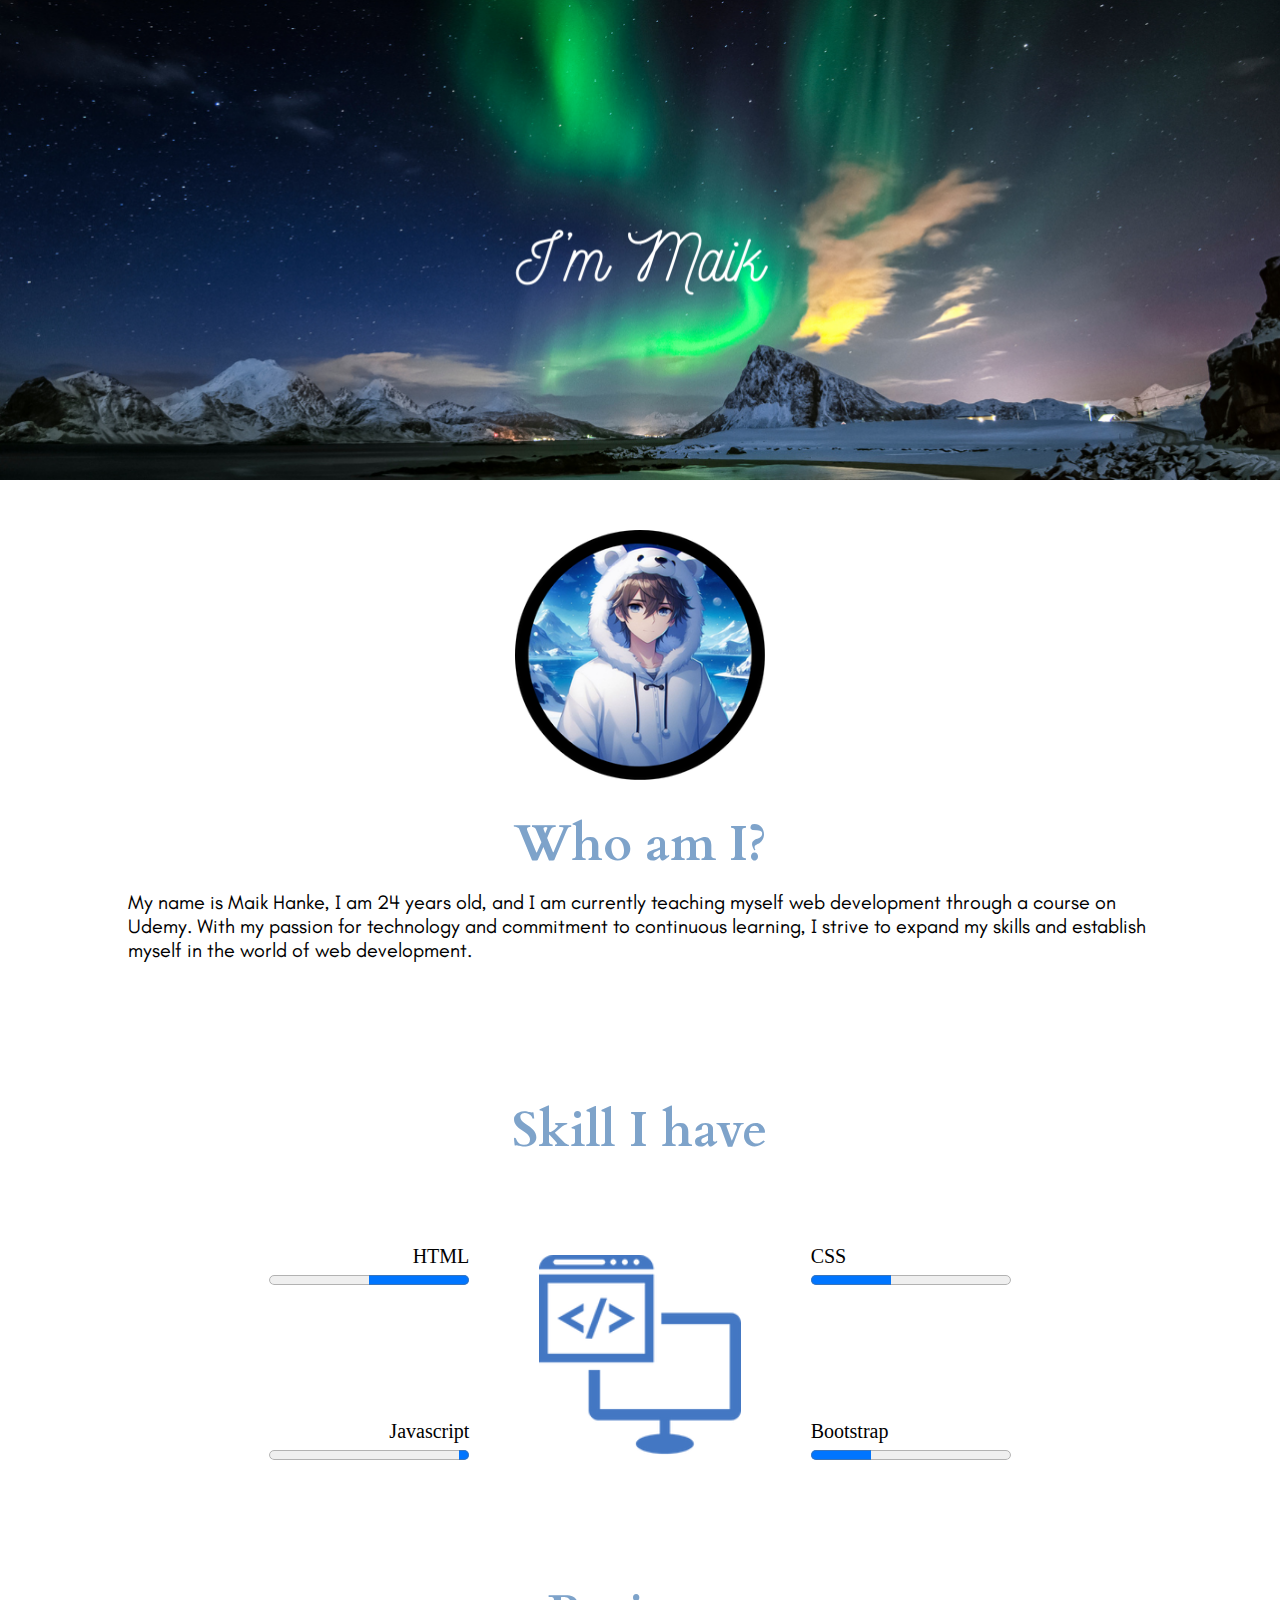
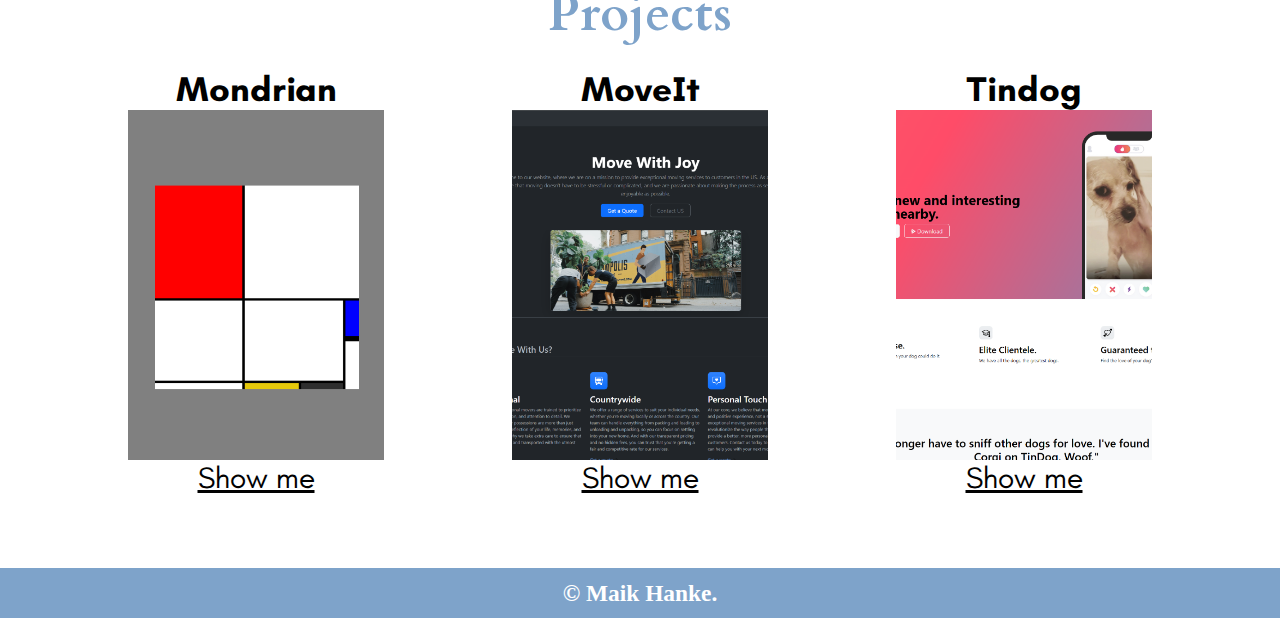
<file: index.html>
<!DOCTYPE html>
<html lang="en">
<head>
    <meta charset="UTF-8">
    <meta name="viewport" content="width=device-width, initial-scale=1.0">
    <title>Maik's Portfolio</title>

    <link rel="stylesheet" href="styles.css" />

    <!-- Fonts -->
    <link rel="preconnect" href="https://fonts.googleapis.com">
    <link rel="preconnect" href="https://fonts.gstatic.com" crossorigin>
    <link href="https://fonts.googleapis.com/css2?family=Cardo:ital,wght@0,400;0,700;1,400&display=swap" rel="stylesheet">

    <link rel="preconnect" href="https://fonts.googleapis.com">
<link rel="preconnect" href="https://fonts.gstatic.com" crossorigin>
<link href="https://fonts.googleapis.com/css2?family=Teachers:ital,wght@0,400..800;1,400..800&display=swap" rel="stylesheet">
</head>
<body>
    <header>
        <img id="img1" src="./Assets/Website design.png" alt="Snowy Landscape" />
    </header>

    <main> 
        <div class="hero container-hero">
            <img id="pb" src="./Assets/pic.png" alt="Picture" />
            <h2 class="wami">Who am I?</h2>
            <div class="text">
                <p class="head-text">My name is Maik Hanke, I am 24 years old, and I am currently teaching myself web development through a course on Udemy. With my passion for technology and commitment to continuous learning, I strive to expand my skills and establish myself in the world of web development. </p>
            </div>
        </div> 
        

        <div class="skills container-skills">
            <h2 class="sih">Skill I have</h2>
            <img class="techpicture" src="./Assets/tech.png" alt="tech picture"/>
            <div class="p-html">
                <div class="html-container">
                    <p class="t-html">HTML</p>
                    <progress id="html" max="100" value="50"></progress>
                </div>  
            </div>
            <div class="p-css">
                <div class="css-container">
                   <p class="t-css">CSS</p>
                    <progress id="css" max="100" value="40"></progress> 
                </div>   
            </div>
            <div class="p-js">
                <div class="js-container">
                    <p class="t-js">Javascript</p>
                    <progress id="javascript" max="100" value="5"></progress>
                </div>  
            </div>
            <div class="p-bootstrap">
                <div class="bootstrap-container">
                    <p class="t-bootstrap">Bootstrap</p>
                    <progress id="bootstrap" max="100" value="30"></progress> 
                </div> 
            </div>
        </div>


        <h2 class="projects">Projects</h2>
        <div class="container-projects">
            <div class="card mondrian">
                <h3>Mondrian</h3>
                <a href="./projects/Mondrian Project/index.html">
                    <img class="img-mondrian" src="./Assets/mondrain.png"/>
                Show me</a>   
            </div>
            <div class="card movieit">
                <h3>MoveIt</h3>
                <a href="./projects/Bootstrap Components/index.html">
                    <img class="img-moveit" src="./Assets/moveit.png" />
                Show me</a>
            </div>
            <div class="card tindog">
                <h3>Tindog</h3>
                <a href="./projects/TinDog Project/index.html">
                    <img class="img-tindog" src="./Assets/tindog.png" />
                Show me</a>    
            </div>
        </div>

    </main>

    <footer>
        <h3>© Maik Hanke.</h3>
    </footer>
</body>
</html>
</file>
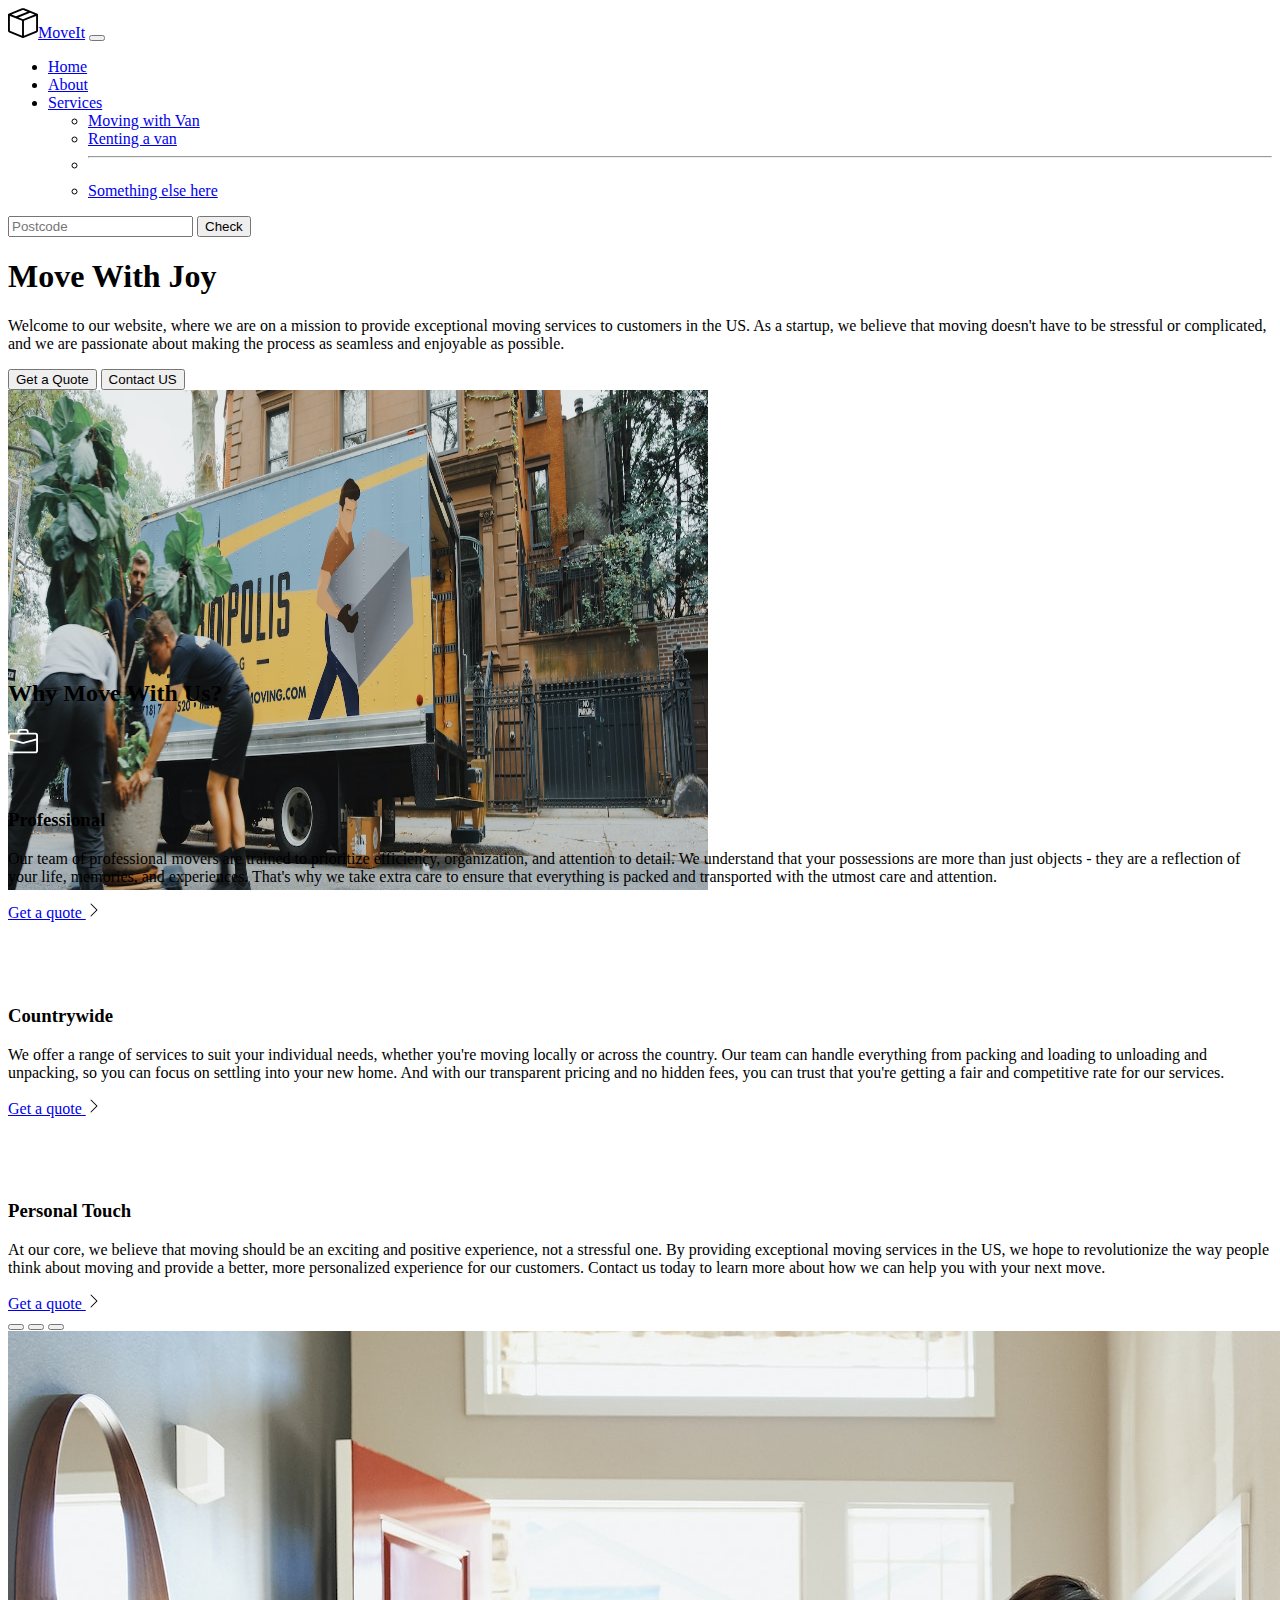
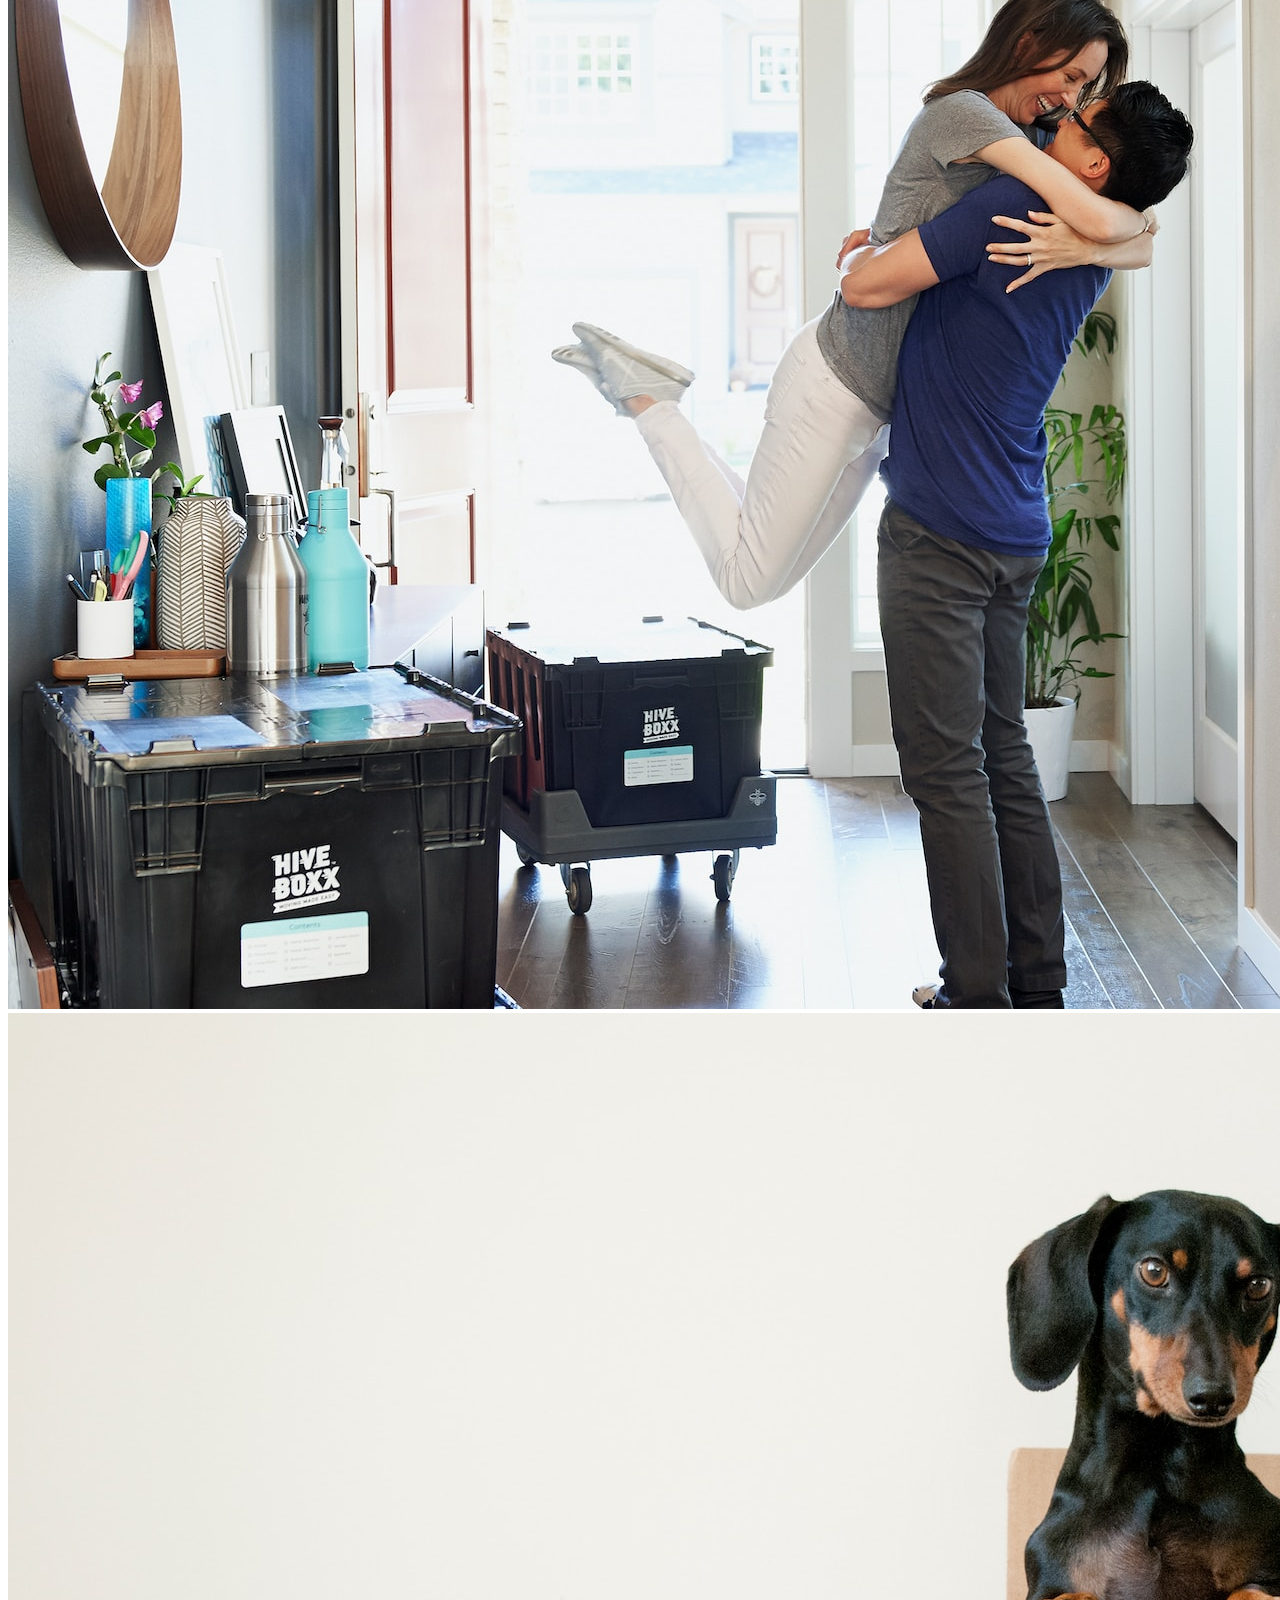
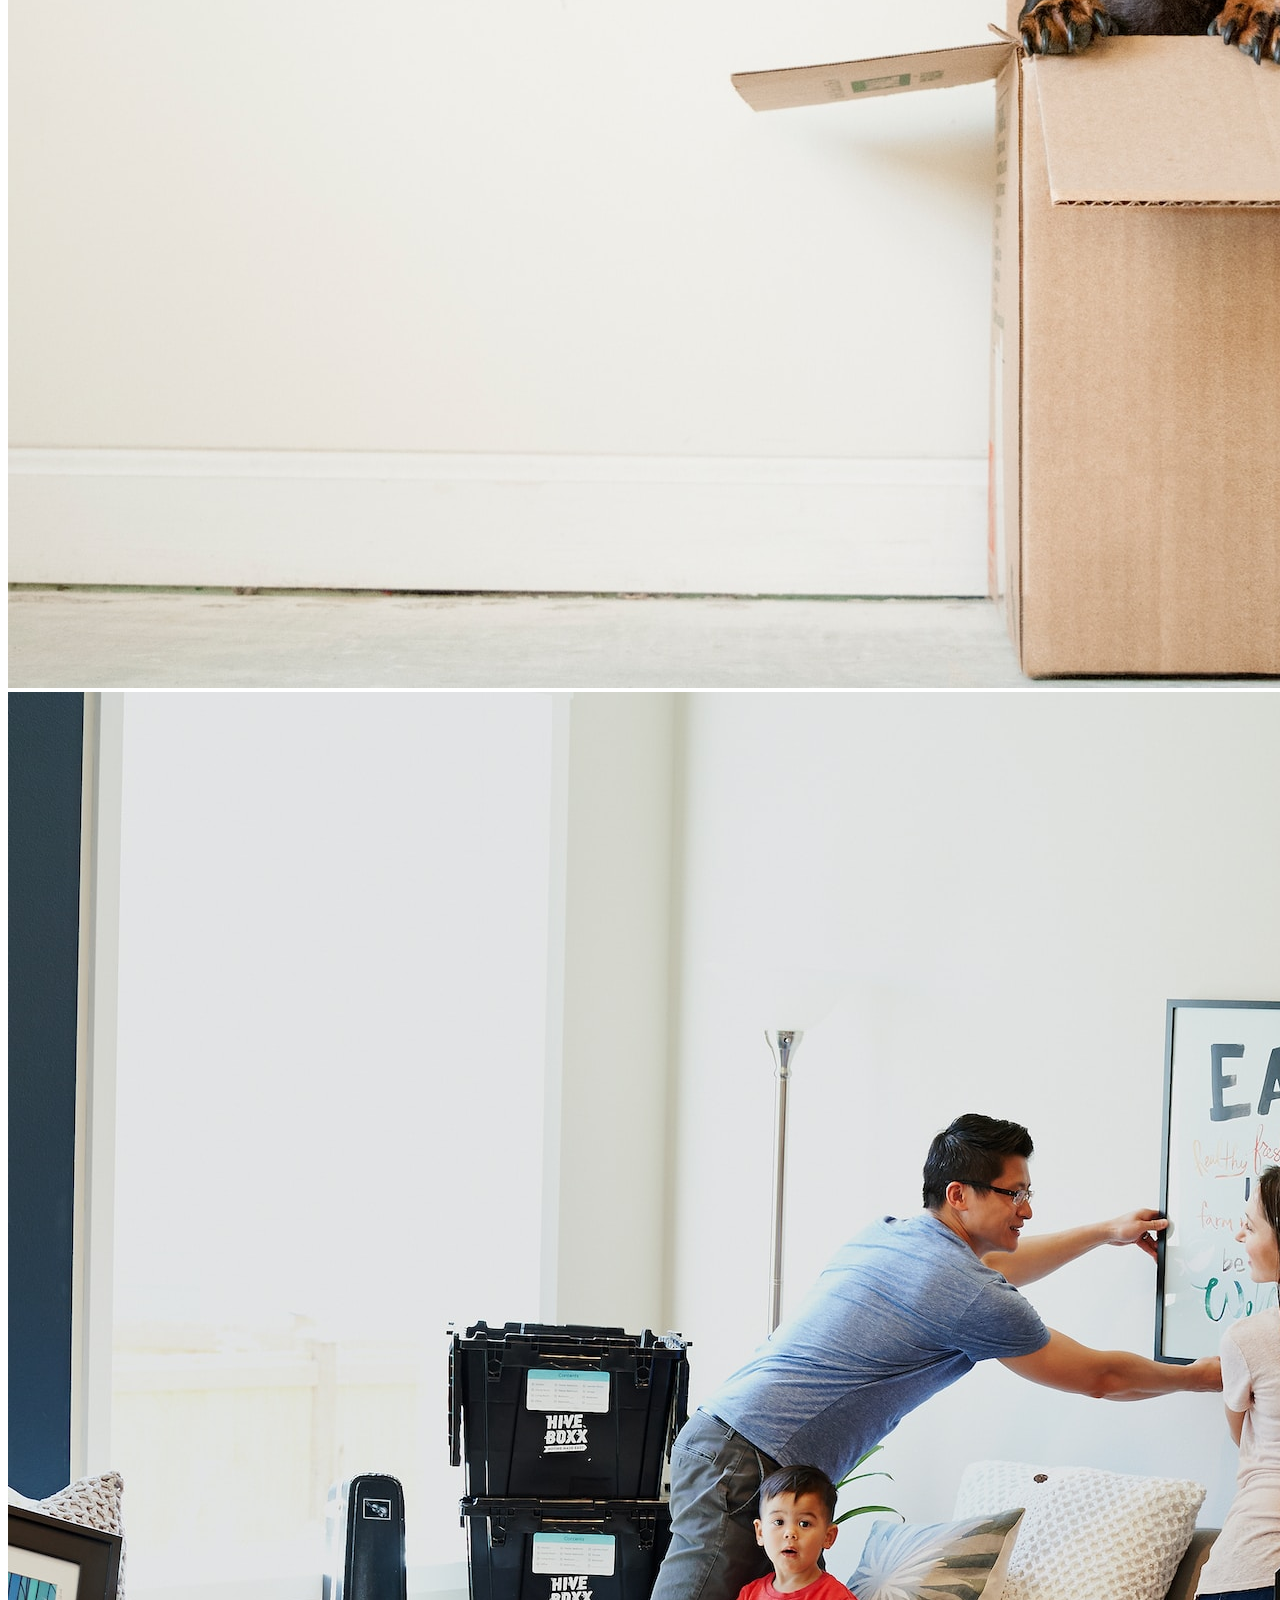
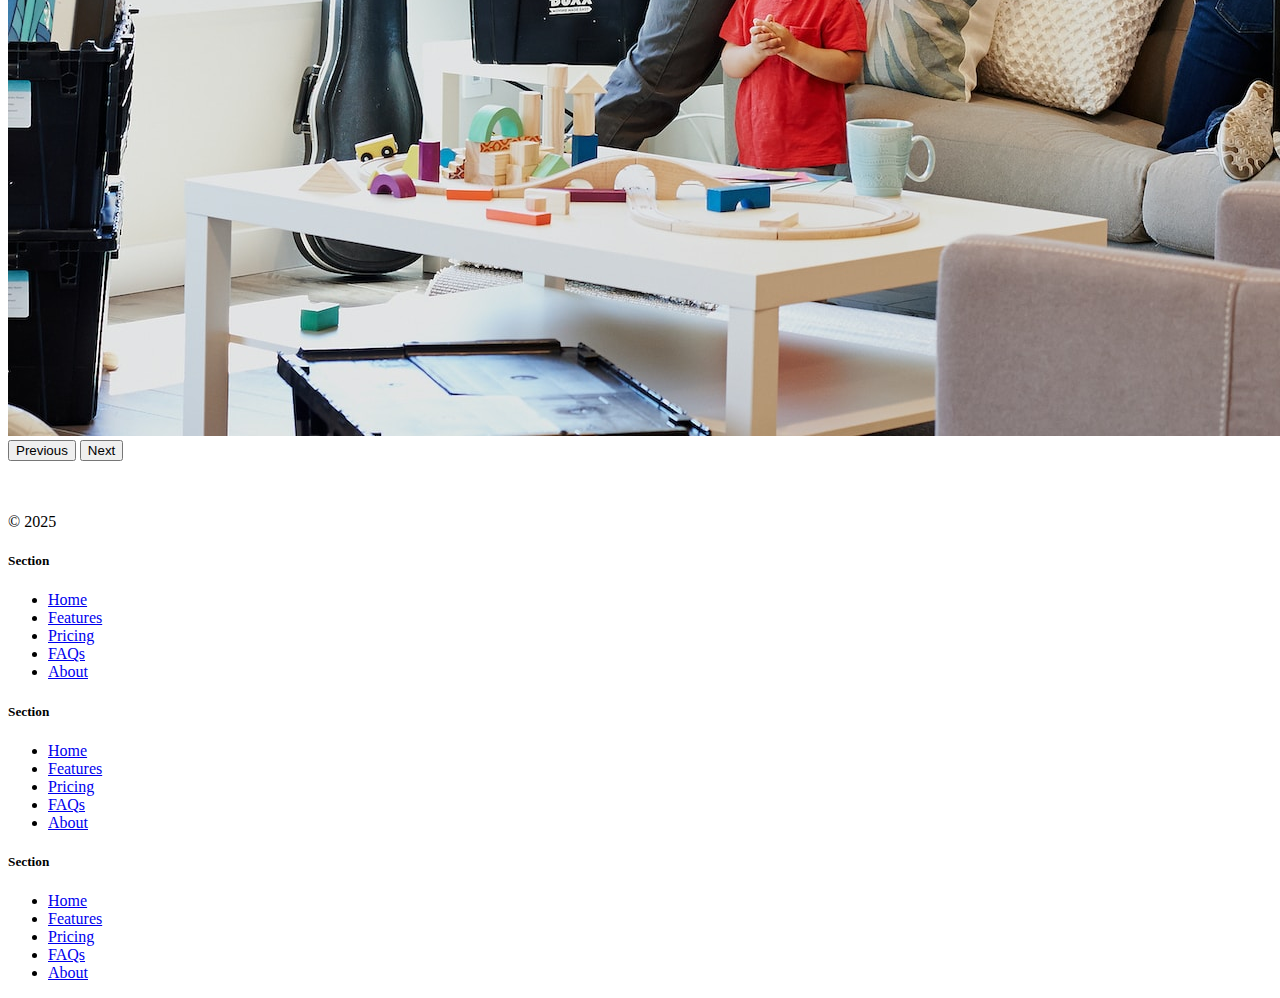
<file: projects/Bootstrap Components/index.html>
<!DOCTYPE html>
<html lang="en" data-bs-theme="dark">

<head>
  <meta charset="UTF-8">
  <meta name="viewport" content="width=device-width, initial-scale=1.0">
  <title>Bootstrap Components</title>
  <link href="https://cdn.jsdelivr.net/npm/bootstrap@5.3.0-alpha2/dist/css/bootstrap.min.css" rel="stylesheet"
    integrity="sha384-aFq/bzH65dt+w6FI2ooMVUpc+21e0SRygnTpmBvdBgSdnuTN7QbdgL+OapgHtvPp" crossorigin="anonymous">
  <style>
    .feature-icon {
    width: 4rem;
    height: 4rem;
    border-radius: .75rem;
    }

  </style>
</head>

<body>
  <!-- NAVBAR -->
  <nav class="navbar navbar-expand-lg bg-body-tertiary">
    <div class="container-fluid">
      <a class="navbar-brand" href="#"><img src="./box-seam.svg" alt="moveit brand icon" height="30">MoveIt</a>
      <button class="navbar-toggler" type="button" data-bs-toggle="collapse" data-bs-target="#navbarSupportedContent" aria-controls="navbarSupportedContent" aria-expanded="false" aria-label="Toggle navigation">
        <span class="navbar-toggler-icon"></span>
      </button>
      <div class="collapse navbar-collapse" id="navbarSupportedContent">
        <ul class="navbar-nav me-auto mb-2 mb-lg-0">
          <li class="nav-item">
            <a class="nav-link active" aria-current="page" href="#">Home</a>
          </li>
          <li class="nav-item">
            <a class="nav-link" href="#">About</a>
          </li>
          <li class="nav-item dropdown">
            <a class="nav-link dropdown-toggle" href="#" role="button" data-bs-toggle="dropdown" aria-expanded="false">
              Services
            </a>
            <ul class="dropdown-menu">
              <li><a class="dropdown-item" href="#">Moving with Van</a></li>
              <li><a class="dropdown-item" href="#">Renting a van</a></li>
              <li><hr class="dropdown-divider"></li>
              <li><a class="dropdown-item" href="#">Something else here</a></li>
            </ul>
          </li>
        </ul>
        <form class="d-flex" role="search">
          <input class="form-control me-2" type="search" placeholder="Postcode" aria-label="Search">
          <button class="btn btn-outline-success" type="submit">Check</button>
        </form>
      </div>
    </div>
  </nav>

  <!-- Heroes -->
  <div class="px-4 pt-5 my-5 text-center border-bottom">
    <h1 class="display-4 fw-bold text-body-emphasis">Move With Joy</h1>
    <div class="col-lg-6 mx-auto">
      <p class="lead mb-4">Welcome to our website, where we are on a mission to provide exceptional moving services to customers in the US. As a startup, we believe that moving doesn't have to be stressful or complicated, and we are passionate about making the process as seamless and enjoyable as possible.</p>
      <div class="d-grid gap-2 d-sm-flex justify-content-sm-center mb-5">
        <button type="button" class="btn btn-primary btn-lg px-4 me-sm-3">Get a Quote</button>
        <button type="button" class="btn btn-outline-secondary btn-lg px-4">Contact US</button>
      </div>
    </div>
    <div class="overflow-hidden" style="max-height: 30vh;">
      <div class="container px-5">
        <img src="./moving-van.jpg" class="img-fluid border rounded-3 shadow-lg mb-4" alt="Example image" width="700" height="500" loading="lazy">
      </div>
    </div>
  </div>

  <!-- Features -->
  <div class="container px-4 py-5" id="featured-3">
    <h2 class="pb-2 border-bottom">Why Move With Us?</h2>
    <div class="row g-4 py-5 row-cols-1 row-cols-lg-3">
      <div class="feature col">
        <div class="feature-icon d-inline-flex align-items-center justify-content-center text-bg-primary bg-gradient fs-2 mb-3">
          <img src="./briefcase.svg" alt="birefcase icon" height="30px">
        </div>
        <h3 class="fs-2 text-body-emphasis">Professional</h3>
        <p>Our team of professional movers are trained to prioritize efficiency, organization, and attention to detail. We understand that your possessions are more than just objects - they are a reflection of your life, memories, and experiences. That's why we take extra care to ensure that everything is packed and transported with the utmost care and attention.</p>
        <a href="#" class="icon-link">
          Get a quote
          <img src="./chevron-right.svg" alt="chevron-right">
        </a>
      </div>
      <div class="feature col">
        <div class="feature-icon d-inline-flex align-items-center justify-content-center text-bg-primary bg-gradient fs-2 mb-3">
          <img src="./bus-front.svg" alt="bus-front" height="30px">
        </div>
        <h3 class="fs-2 text-body-emphasis">Countrywide</h3>
        <p>We offer a range of services to suit your individual needs, whether you're moving locally or across the country. Our team can handle everything from packing and loading to unloading and unpacking, so you can focus on settling into your new home. And with our transparent pricing and no hidden fees, you can trust that you're getting a fair and competitive rate for our services.</p>
        <a href="#" class="icon-link">
          Get a quote
          <img src="./chevron-right.svg" alt="chevron-right">
        </a>
      </div>
      <div class="feature col">
        <div class="feature-icon d-inline-flex align-items-center justify-content-center text-bg-primary bg-gradient fs-2 mb-3">
          <img src="./chat-square-heart.svg" alt="chat-square-heart" height="30px">
        </div>
        <h3 class="fs-2 text-body-emphasis">Personal Touch</h3>
        <p>At our core, we believe that moving should be an exciting and positive experience, not a stressful one. By providing exceptional moving services in the US, we hope to revolutionize the way people think about moving and provide a better, more personalized experience for our customers. Contact us today to learn more about how we can help you with your next move.</p>
        <a href="#" class="icon-link">
          Get a quote
          <img src="./chevron-right.svg" alt="chevron-right">
        </a>
      </div>
    </div>
  </div>

  <!-- Carusell -->
   <div class="container">
    <div id="carouselExampleIndicators" class="carousel">
      <div class="carousel-indicators">
        <button type="button" data-bs-target="#carouselExampleIndicators" data-bs-slide-to="0" class="active" aria-current="true" aria-label="Slide 1"></button>
        <button type="button" data-bs-target="#carouselExampleIndicators" data-bs-slide-to="1" aria-label="Slide 2"></button>
        <button type="button" data-bs-target="#carouselExampleIndicators" data-bs-slide-to="2" aria-label="Slide 3"></button>
      </div>
      <div class="carousel-inner">
        <div class="carousel-item active">
          <img src="./couple.jpg" class="d-block w-100" alt="couple">
        </div>
        <div class="carousel-item">
          <img src="./dog.jpg" class="d-block w-100" alt="dog">
        </div>
        <div class="carousel-item">
          <img src="./family.jpg" class="d-block w-100" alt="family">
        </div>
      </div>
      <button class="carousel-control-prev" type="button" data-bs-target="#carouselExampleIndicators" data-bs-slide="prev">
        <span class="carousel-control-prev-icon" aria-hidden="true"></span>
        <span class="visually-hidden">Previous</span>
      </button>
      <button class="carousel-control-next" type="button" data-bs-target="#carouselExampleIndicators" data-bs-slide="next">
        <span class="carousel-control-next-icon" aria-hidden="true"></span>
        <span class="visually-hidden">Next</span>
      </button>
    </div>
  </div>

  <!-- Footer -->
  <div class="container">
    <footer class="row row-cols-1 row-cols-sm-2 row-cols-md-5 py-5 my-5 border-top">
      <div class="col mb-3">
        <a href="/" class="d-flex align-items-center mb-3 link-body-emphasis text-decoration-none">
          <svg class="bi me-2" width="40" height="32"><use xlink:href="#bootstrap"></use></svg>
        </a>
        <p class="text-body-secondary">© 2025</p>
      </div>
  
      <div class="col mb-3">
  
      </div>
  
      <div class="col mb-3">
        <h5>Section</h5>
        <ul class="nav flex-column">
          <li class="nav-item mb-2"><a href="#" class="nav-link p-0 text-body-secondary">Home</a></li>
          <li class="nav-item mb-2"><a href="#" class="nav-link p-0 text-body-secondary">Features</a></li>
          <li class="nav-item mb-2"><a href="#" class="nav-link p-0 text-body-secondary">Pricing</a></li>
          <li class="nav-item mb-2"><a href="#" class="nav-link p-0 text-body-secondary">FAQs</a></li>
          <li class="nav-item mb-2"><a href="#" class="nav-link p-0 text-body-secondary">About</a></li>
        </ul>
      </div>
  
      <div class="col mb-3">
        <h5>Section</h5>
        <ul class="nav flex-column">
          <li class="nav-item mb-2"><a href="#" class="nav-link p-0 text-body-secondary">Home</a></li>
          <li class="nav-item mb-2"><a href="#" class="nav-link p-0 text-body-secondary">Features</a></li>
          <li class="nav-item mb-2"><a href="#" class="nav-link p-0 text-body-secondary">Pricing</a></li>
          <li class="nav-item mb-2"><a href="#" class="nav-link p-0 text-body-secondary">FAQs</a></li>
          <li class="nav-item mb-2"><a href="#" class="nav-link p-0 text-body-secondary">About</a></li>
        </ul>
      </div>
  
      <div class="col mb-3">
        <h5>Section</h5>
        <ul class="nav flex-column">
          <li class="nav-item mb-2"><a href="#" class="nav-link p-0 text-body-secondary">Home</a></li>
          <li class="nav-item mb-2"><a href="#" class="nav-link p-0 text-body-secondary">Features</a></li>
          <li class="nav-item mb-2"><a href="#" class="nav-link p-0 text-body-secondary">Pricing</a></li>
          <li class="nav-item mb-2"><a href="#" class="nav-link p-0 text-body-secondary">FAQs</a></li>
          <li class="nav-item mb-2"><a href="#" class="nav-link p-0 text-body-secondary">About</a></li>
        </ul>
      </div>
    </footer>
  </div>

  <script src="https://cdn.jsdelivr.net/npm/bootstrap@5.3.3/dist/js/bootstrap.bundle.min.js" integrity="sha384-YvpcrYf0tY3lHB60NNkmXc5s9fDVZLESaAA55NDzOxhy9GkcIdslK1eN7N6jIeHz" crossorigin="anonymous"></script>
</body>

</html>
</file>
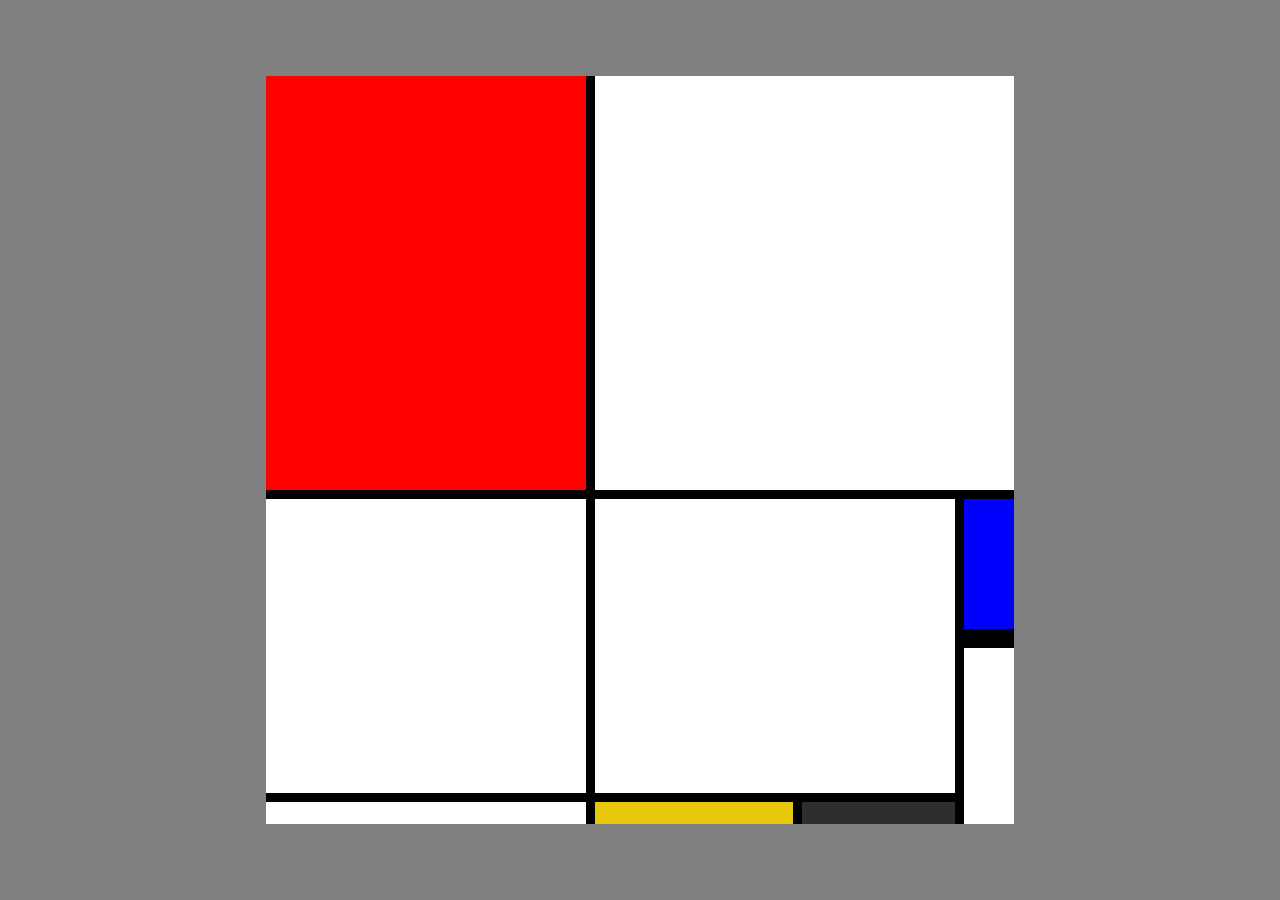
<file: projects/Mondrian Project/index.html>
<!DOCTYPE html>
<html lang="en">

<head>
  <meta charset="UTF-8">
  <meta name="viewport" content="width=device-width, initial-scale=1.0">
  <title>Mondrian Project</title>
  <style>
    /* 
    Write your CSS here 
    Gap Colour: #000
    White: #F0F1EC
    Red: #E72F24
    Black: #232629
    Blue: #004592
    Yellow: #F9D01E

    For dimensions, see dimensions.png image.
    HINT: Remember you can't change the properties of grid lines.
    But grid lines are transparent!
    */
    body {
      background-color: gray;
      height: 100vh;
      display: flex;
      justify-content: center;
      align-items: center;
      margin: 0;
      padding: 0;
    }

    .container {
      height: 748px;
      width: 748px;
      background-color: black;

      display: grid;
      grid-template-columns: 320px 198px 153px 50px;
      grid-template-rows: 414px 130px 155px 22px;
      gap: 9px
    }

    .red {
      background-color: red;
      grid-area: 1 / 1 / 1 / 1;
    }

    .white1 {
      background-color: white;
      grid-area: 1 / 2 / 1 / 5;
    }

    .white2 {
      background-color: white;
      grid-area: 2 / 1 / 4 / 1;
    }

    .white3 {
      background-color: white;
      grid-area: 2 / 2 / 4 / 4;
    }

    .white4 {
      background-color: white;
      grid-area: 4 / 1 / 4 / 1;
    }

    .white5 {
      background-color: white;
      grid-area: 3 / 4 / 5 / 4;
      border-top: 10px solid black;
    }

    .yellow {
      background-color: rgb(229, 200, 11);
      grid-area: 4 / 2 / 4 / 2;
    }

    .darkgray {
      background-color: rgb(46, 46, 46);
      grid-area: 4 / 3 / 4 / 3;
    }

    .blue {
      background-color: blue;
      grid-area: 2 / 4 / 2 / 4;
    }


  </style>
</head>

<body>
  <!-- Write your HTML here -->
   <div class="container">
      <div class="red"></div>
      <div class="white1"></div>
      <div class="white2"></div>
      <div class="white3"></div>
      <div class="white4"></div>
      <div class="white5"></div>
      <div class="yellow"></div>
      <div class="darkgray"></div>
      <div class="blue"></div>
   </div>
</body>

</html>
</file>
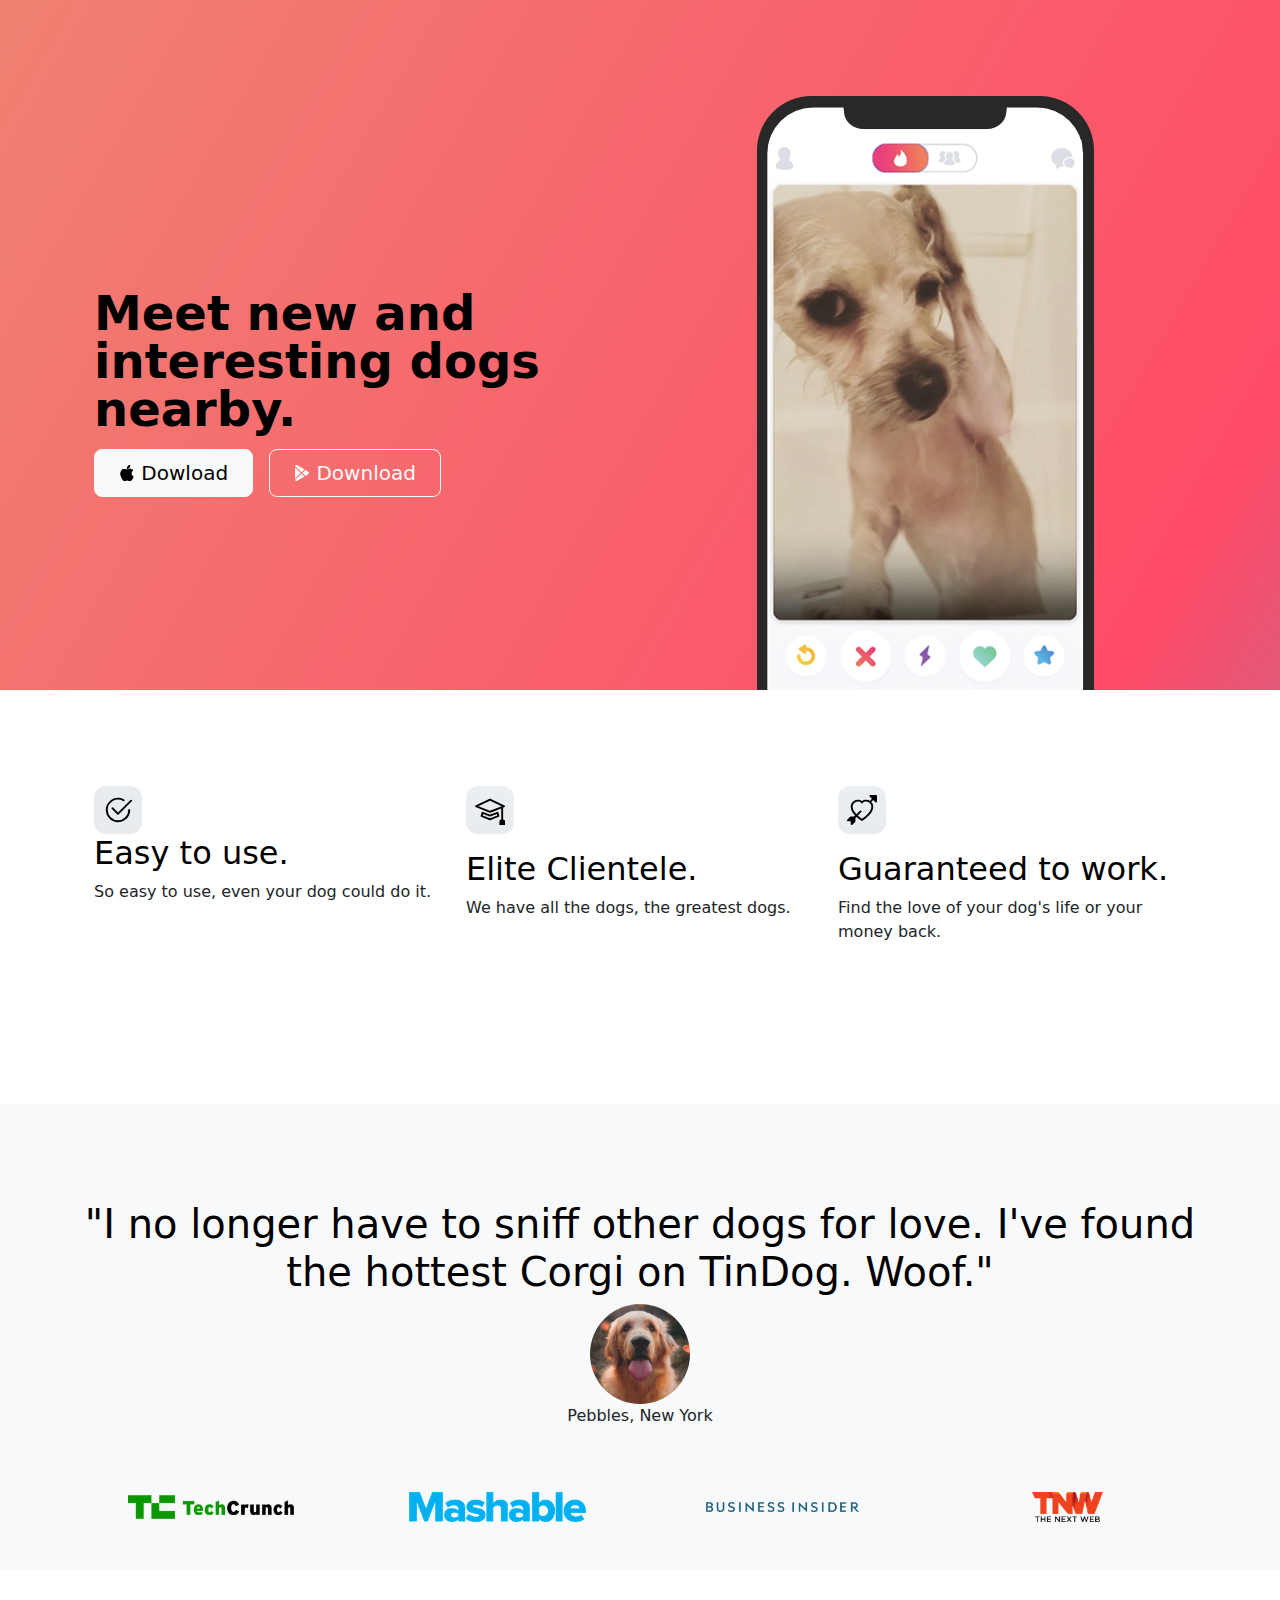
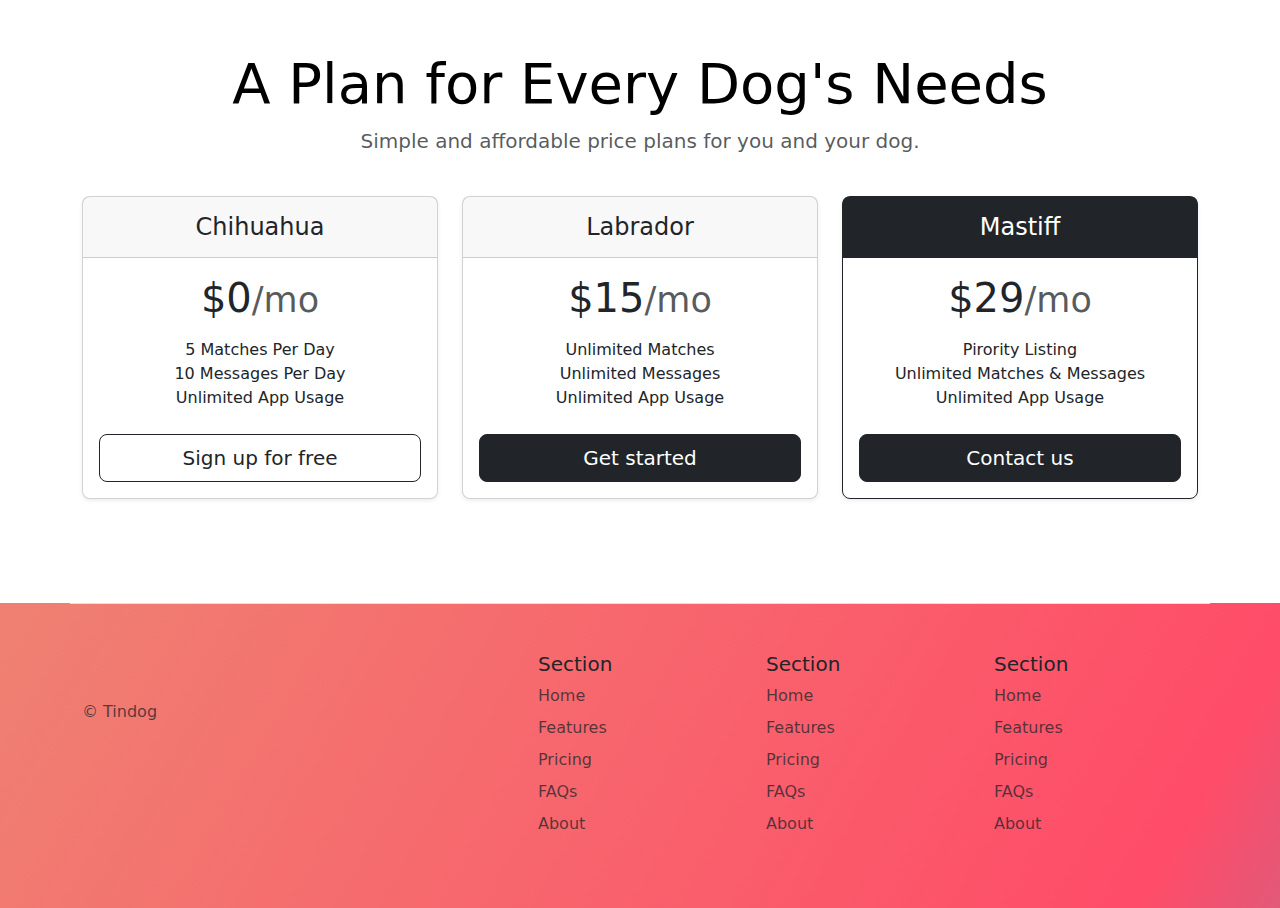
<file: projects/TinDog Project/index.html>
<!DOCTYPE html>
<html lang="en">

<head>
  <meta charset="UTF-8">
  <meta name="viewport" content="width=device-width, initial-scale=1.0">
  <title>TinDog</title>
  <!-- Bootstrap Link-->
  <link href="https://cdn.jsdelivr.net/npm/bootstrap@5.3.3/dist/css/bootstrap.min.css" rel="stylesheet" 
  integrity="sha384-QWTKZyjpPEjISv5WaRU9OFeRpok6YctnYmDr5pNlyT2bRjXh0JMhjY6hW+ALEwIH" crossorigin="anonymous">

  <!-- CSS Link -->
   <link rel="stylesheet" href="./css/style.css">
</head>

<body>
  <!-- Title -->
  <section id="title" class="gradient-background">

      <div class="container col-xxl-8 px-4 pt-5">
        <div class="row flex-lg-row-reverse align-items-center g-5 pt-5">
          <div class="col-10 col-sm-8 col-lg-6">
            <img src="./images/iphone.png" class="d-block mx-lg-auto img-fluid" alt="Bootstrap Themes" height="200" loading="lazy">
          </div>
          <div class="col-lg-6">
            <h1 class="display-5 fw-bold text-body-emphasis lh-1 mb-3">Meet new and interesting dogs nearby.</h1>
            <div class="d-grid gap-2 d-md-flex justify-content-md-start">
              <button type="button" class="btn btn-light btn-lg px-4 me-md-2">
                <svg xmlns="http://www.w3.org/2000/svg" width="16" height="16" fill="currentColor"
                class="bi bi-apple mb-1" viewBox="0 0 16 16">
                  <path
                  d="M11.182.008C11.148-.03 9.923.023 8.857 1.18c-1.066 1.156-.902 2.482-.878 2.516.024.034 1.52.087 2.475-1.258.955-1.345.762-2.391.728-2.43Zm3.314 11.733c-.048-.096-2.325-1.234-2.113-3.422.212-2.189 1.675-2.789 1.698-2.854.023-.065-.597-.79-1.254-1.157a3.692 3.692 0 0 0-1.563-.434c-.108-.003-.483-.095-1.254.116-.508.139-1.653.589-1.968.607-.316.018-1.256-.522-2.267-.665-.647-.125-1.333.131-1.824.328-.49.196-1.422.754-2.074 2.237-.652 1.482-.311 3.83-.067 4.56.244.729.625 1.924 1.273 2.796.576.984 1.34 1.667 1.659 1.899.319.232 1.219.386 1.843.067.502-.308 1.408-.485 1.766-.472.357.013 1.061.154 1.782.539.571.197 1.111.115 1.652-.105.541-.221 1.324-1.059 2.238-2.758.347-.79.505-1.217.473-1.282Z" />
                  <path
                  d="M11.182.008C11.148-.03 9.923.023 8.857 1.18c-1.066 1.156-.902 2.482-.878 2.516.024.034 1.52.087 2.475-1.258.955-1.345.762-2.391.728-2.43Zm3.314 11.733c-.048-.096-2.325-1.234-2.113-3.422.212-2.189 1.675-2.789 1.698-2.854.023-.065-.597-.79-1.254-1.157a3.692 3.692 0 0 0-1.563-.434c-.108-.003-.483-.095-1.254.116-.508.139-1.653.589-1.968.607-.316.018-1.256-.522-2.267-.665-.647-.125-1.333.131-1.824.328-.49.196-1.422.754-2.074 2.237-.652 1.482-.311 3.83-.067 4.56.244.729.625 1.924 1.273 2.796.576.984 1.34 1.667 1.659 1.899.319.232 1.219.386 1.843.067.502-.308 1.408-.485 1.766-.472.357.013 1.061.154 1.782.539.571.197 1.111.115 1.652-.105.541-.221 1.324-1.059 2.238-2.758.347-.79.505-1.217.473-1.282Z" />
                </svg>
                Dowload</button>
              <button type="button" class="btn btn-outline-light btn-lg px-4">
                <svg xmlns="http://www.w3.org/2000/svg" width="16" height="16" fill="currentColor"
                class="bi bi-google-play mb-1" viewBox="0 0 16 16">
                  <path
                  d="M14.222 9.374c1.037-.61 1.037-2.137 0-2.748L11.528 5.04 8.32 8l3.207 2.96 2.694-1.586Zm-3.595 2.116L7.583 8.68 1.03 14.73c.201 1.029 1.36 1.61 2.303 1.055l7.294-4.295ZM1 13.396V2.603L6.846 8 1 13.396ZM1.03 1.27l6.553 6.05 3.044-2.81L3.333.215C2.39-.341 1.231.24 1.03 1.27Z" />
                  </svg>
                Download</button>
            </div>
          </div>
        </div>
      </div>
  </section>
  <!-- Features -->
  <section id="features">
    <div class="container px-4 py-5" id="featured-3">
      <div class="row g-4 py-5 row-cols-1 row-cols-lg-3">
        <div class="feature col">
          <div class="icon-square text-body-emphasis bg-body-secondary d-inline-flex align-items-center justify-content-center fs-4 flex-shrink-0 me-3">
            <svg xmlns="http://www.w3.org/2000/svg" height="30" fill="currentColor" class="bi bi-check2-circle"
              viewBox="0 0 16 16">
                <path
                d="M2.5 8a5.5 5.5 0 0 1 8.25-4.764.5.5 0 0 0 .5-.866A6.5 6.5 0 1 0 14.5 8a.5.5 0 0 0-1 0 5.5 5.5 0 1 1-11 0z" />
                <path
                d="M15.354 3.354a.5.5 0 0 0-.708-.708L8 9.293 5.354 6.646a.5.5 0 1 0-.708.708l3 3a.5.5 0 0 0 .708 0l7-7z" />
            </svg>
          </div>
          <h3 class="fs-2 text-body-emphasis">Easy to use.</h3>
          <p>So easy to use, even your dog could do it.</p>
        </div>
        <div class="feature col">
          <div class="icon-square text-body-emphasis bg-body-secondary d-inline-flex align-items-center justify-content-center text-bg-primary bg-gradient fs-2 mb-3">
            <svg xmlns="http://www.w3.org/2000/svg" height="30" fill="currentColor" class="bi bi-mortarboard" viewBox="0 0 16 16">
              <path d="M8.211 2.047a.5.5 0 0 0-.422 0l-7.5 3.5a.5.5 0 0 0 .025.917l7.5 3a.5.5 0 0 0 .372 0L14 7.14V13a1 1 0 0 0-1 1v2h3v-2a1 1 0 0 0-1-1V6.739l.686-.275a.5.5 0 0 0 .025-.917l-7.5-3.5ZM8 8.46 1.758 5.965 8 3.052l6.242 2.913L8 8.46Z"/>
              <path d="M4.176 9.032a.5.5 0 0 0-.656.327l-.5 1.7a.5.5 0 0 0 .294.605l4.5 1.8a.5.5 0 0 0 .372 0l4.5-1.8a.5.5 0 0 0 .294-.605l-.5-1.7a.5.5 0 0 0-.656-.327L8 10.466 4.176 9.032Zm-.068 1.873.22-.748 3.496 1.311a.5.5 0 0 0 .352 0l3.496-1.311.22.748L8 12.46l-3.892-1.556Z"/>
              </svg>
          </div>
          <h3 class="fs-2 text-body-emphasis">Elite Clientele.</h3>
          <p>We have all the dogs, the greatest dogs.</p>
        </div>
        <div class="feature col">
          <div class="icon-square text-body-emphasis bg-body-secondary d-inline-flex align-items-center justify-content-center text-bg-primary bg-gradient fs-2 mb-3">
            <svg xmlns="http://www.w3.org/2000/svg" height="30" fill="currentColor" class="bi bi-arrow-through-heart"
              viewBox="0 0 16 16">
                <path fill-rule="evenodd"
                d="M2.854 15.854A.5.5 0 0 1 2 15.5V14H.5a.5.5 0 0 1-.354-.854l1.5-1.5A.5.5 0 0 1 2 11.5h1.793l.53-.53c-.771-.802-1.328-1.58-1.704-2.32-.798-1.575-.775-2.996-.213-4.092C3.426 2.565 6.18 1.809 8 3.233c1.25-.98 2.944-.928 4.212-.152L13.292 2 12.147.854A.5.5 0 0 1 12.5 0h3a.5.5 0 0 1 .5.5v3a.5.5 0 0 1-.854.354L14 2.707l-1.006 1.006c.236.248.44.531.6.845.562 1.096.585 2.517-.213 4.092-.793 1.563-2.395 3.288-5.105 5.08L8 13.912l-.276-.182a21.86 21.86 0 0 1-2.685-2.062l-.539.54V14a.5.5 0 0 1-.146.354l-1.5 1.5Zm2.893-4.894A20.419 20.419 0 0 0 8 12.71c2.456-1.666 3.827-3.207 4.489-4.512.679-1.34.607-2.42.215-3.185-.817-1.595-3.087-2.054-4.346-.761L8 4.62l-.358-.368c-1.259-1.293-3.53-.834-4.346.761-.392.766-.464 1.845.215 3.185.323.636.815 1.33 1.519 2.065l1.866-1.867a.5.5 0 1 1 .708.708L5.747 10.96Z" />
            </svg>
          </div>
          <h3 class="fs-2 text-body-emphasis">Guaranteed to work.</h3>
          <p>Find the love of your dog's life or your money back.</p>
        </div>
      </div>
    </div>
  </section>
  <!-- Testimonial -->
  <section id="testimonial">
    <div class="my-5">
      <div class="p-5 text-center bg-body-tertiary">
        <div class="container py-5">
          <h1 class="text-body-emphasis">"I no longer have to sniff other dogs for love. I've found the hottest Corgi on TinDog. Woof."</h1>
          <img src="./images/dog-img.jpg" alt="Dog" style="border-radius: 50%; height: 100px;">
          <p>Pebbles, New York</p>
        </div>

        <div class="container">
          <div class="row">
            <div class="col-lg-3 col-sm-12">
              <img src="./images/techcrunch.png" alt="techcrunch" height="30"/>
            </div>
            <div class="col-lg-3 col-sm-12">
              <img src="./images/mashable.png" alt="mashable" height="30"/>
            </div>
            <div class="col-lg-3 col-sm-12">
              <img src="./images/bizinsider.png" alt="bizinsider" height="30"/>
            </div>
            <div class="col-lg-3 col-sm-12">
              <img src="./images/tnw.png" alt="tnw" height="30"/>
            </div>
          </div>
        </div>
      </div>
    </div>
  </section>
  <!-- Pricing -->
  <section id="pricing">
    <div class="container py-3">
      <header>
        <div class="pricing-header p-3 pb-md-4 mx-auto text-center">
          <h1 class="display-4 fw-normal text-body-emphasis">A Plan for Every Dog's Needs</h1>
          <p class="fs-5 text-body-secondary">Simple and affordable price plans for you and your dog.</p>
        </div>
      </header>
    
      <main>
        <div class="row row-cols-1 row-cols-md-3 mb-3 text-center">
          <div class="col">
            <div class="card mb-4 rounded-3 shadow-sm">
              <div class="card-header py-3">
                <h4 class="my-0 fw-normal">Chihuahua</h4>
              </div>
              <div class="card-body">
                <h1 class="card-title pricing-card-title">$0<small class="text-body-secondary fw-light">/mo</small></h1>
                <ul class="list-unstyled mt-3 mb-4">
                  <li>5 Matches Per Day</li>
                  <li>10 Messages Per Day</li>
                  <li>Unlimited App Usage</li>
                </ul>
                <button type="button" class="w-100 btn btn-lg btn-outline-dark">Sign up for free</button>
              </div>
            </div>
          </div>
          <div class="col">
            <div class="card mb-4 rounded-3 shadow-sm">
              <div class="card-header py-3">
                <h4 class="my-0 fw-normal">Labrador</h4>
              </div>
              <div class="card-body">
                <h1 class="card-title pricing-card-title">$15<small class="text-body-secondary fw-light">/mo</small></h1>
                <ul class="list-unstyled mt-3 mb-4">
                  <li>Unlimited Matches</li>
                  <li>Unlimited Messages</li>
                  <li>Unlimited App Usage</li>
                </ul>
                <button type="button" class="w-100 btn btn-lg btn-dark">Get started</button>
              </div>
            </div>
          </div>
          <div class="col">
            <div class="card mb-4 rounded-3 shadow-sm border-dark">
              <div class="card-header py-3 text-bg-dark border-dark">
                <h4 class="my-0 fw-normal">Mastiff</h4>
              </div>
              <div class="card-body">
                <h1 class="card-title pricing-card-title">$29<small class="text-body-secondary fw-light">/mo</small></h1>
                <ul class="list-unstyled mt-3 mb-4">
                  <li>Pirority Listing</li>
                  <li>Unlimited Matches & Messages</li>
                  <li>Unlimited App Usage</li>
                </ul>
                <button type="button" class="w-100 btn btn-lg btn-dark">Contact us</button>
              </div>
            </div>
          </div>
        </div>
      </main>
  </section>
  <!-- Footer -->
  <section id="footer" class="gradient-background">
    <div class="container">
      <footer class="row row-cols-1 row-cols-sm-2 row-cols-md-5 py-5 mt-5 border-top">
        <div class="col mb-3">
          <a href="/" class="d-flex align-items-center mb-3 link-body-emphasis text-decoration-none">
            <svg class="bi me-2" width="40" height="32"><use xlink:href="#bootstrap"></use></svg>
          </a>
          <p class="text-body-secondary">© Tindog</p>
        </div>
    
        <div class="col mb-3">
    
        </div>
    
        <div class="col mb-3">
          <h5>Section</h5>
          <ul class="nav flex-column">
            <li class="nav-item mb-2"><a href="#" class="nav-link p-0 text-body-secondary">Home</a></li>
            <li class="nav-item mb-2"><a href="#" class="nav-link p-0 text-body-secondary">Features</a></li>
            <li class="nav-item mb-2"><a href="#" class="nav-link p-0 text-body-secondary">Pricing</a></li>
            <li class="nav-item mb-2"><a href="#" class="nav-link p-0 text-body-secondary">FAQs</a></li>
            <li class="nav-item mb-2"><a href="#" class="nav-link p-0 text-body-secondary">About</a></li>
          </ul>
        </div>
    
        <div class="col mb-3">
          <h5>Section</h5>
          <ul class="nav flex-column">
            <li class="nav-item mb-2"><a href="#" class="nav-link p-0 text-body-secondary">Home</a></li>
            <li class="nav-item mb-2"><a href="#" class="nav-link p-0 text-body-secondary">Features</a></li>
            <li class="nav-item mb-2"><a href="#" class="nav-link p-0 text-body-secondary">Pricing</a></li>
            <li class="nav-item mb-2"><a href="#" class="nav-link p-0 text-body-secondary">FAQs</a></li>
            <li class="nav-item mb-2"><a href="#" class="nav-link p-0 text-body-secondary">About</a></li>
          </ul>
        </div>
    
        <div class="col mb-3">
          <h5>Section</h5>
          <ul class="nav flex-column">
            <li class="nav-item mb-2"><a href="#" class="nav-link p-0 text-body-secondary">Home</a></li>
            <li class="nav-item mb-2"><a href="#" class="nav-link p-0 text-body-secondary">Features</a></li>
            <li class="nav-item mb-2"><a href="#" class="nav-link p-0 text-body-secondary">Pricing</a></li>
            <li class="nav-item mb-2"><a href="#" class="nav-link p-0 text-body-secondary">FAQs</a></li>
            <li class="nav-item mb-2"><a href="#" class="nav-link p-0 text-body-secondary">About</a></li>
          </ul>
        </div>
      </footer>
    </div>
  </section>

  <!-- Java Script Bootsrap link-->
  <script src="https://cdn.jsdelivr.net/npm/bootstrap@5.3.3/dist/js/bootstrap.bundle.min.js" 
  integrity="sha384-YvpcrYf0tY3lHB60NNkmXc5s9fDVZLESaAA55NDzOxhy9GkcIdslK1eN7N6jIeHz" crossorigin="anonymous"></script>
</body>

</html>
</file>
<file: styles.css>
* {
    margin: 0;
    padding: 0;
}

body {
    width: 100vw;
    height: 100vh;
}

header {
    height: 480px;
}

main {
    width: 100vw;
}

#img1 {
    width: 100%;
    height: 480px;
    object-fit: cover;
}

.container-hero {
    width: 80vw;
    height: 500px;
    margin: 50px auto 0 auto;
    display: grid;
    grid-template-columns: 1fr;
    grid-template-rows: 250px 50px 200px;
    gap: 30px;
    justify-items: center;
}
#pb {
    width: 250px;
    height: 250px;
    grid-row: 1;
}
.wami {
    grid-row: 2;
    font-size: 50px;
    font-family: "Cardo", serif;
    color: #7ea3ca;
}
.head-text {
    grid-row: 3;
    font-size: 20px;
    font-family: "Teachers", serif;
}


.container-skills {
    width: 80vw;
    height: 450px;
    margin: 50px auto 0 auto;
    display: grid;
    grid-template-columns: 4fr 4fr 4fr;
    grid-template-rows: 100px 175px 175px;
}
.sih {
    grid-row: 1;
    grid-column: 2;
    font-size: 50px;
    font-family: "Cardo", serif;
    text-align: center;
    margin: auto;
    color: #7ea3ca;    
}
.techpicture {
    grid-row: 2;
    grid-column: 2;
    height: 200px;
    margin: auto;
    grid-row: span 2;
}
.p-html {
    grid-row: 2;
    grid-column: 1;
    display: flex;
    align-items: center;
    font-size: 20px;
    text-align: right;
    direction: rtl;
    
}
.p-css {
    grid-row: 2;
    grid-column: 3;
    display: flex;
    align-items: center;
    font-size: 20px;
    direction: ltr;
}
.p-js {
    grid-row: 3;
    grid-column: 1;
    display: flex;
    align-items: center;
    font-size: 20px;
    text-align: right;
    direction: rtl;
}
.p-bootstrap {
    grid-row: 3;
    grid-column: 3;
    display: flex;
    align-items: center;
    font-size: 20px;
    direction: ltr;
}



.container-projects {
    width: 80vw;
    height: 500px;
    margin: 0 auto;
    display: flex;
    flex-direction: row;
    justify-content: space-between;
}
.projects {
    font-size: 50px;
    font-family: "Cardo", serif;
    text-align: center;
    color: #7ea3ca;
    margin: 50px 0 20px 0; 
}
.card {
    text-align: center;
    font-size: 30px;
    font-family: "Teachers", serif;
}
.img-mondrian, .img-moveit, .img-tindog {
    width: 20vw;
    height: 350px;
    object-fit: cover;
    display: block;
}
a {
    color: #010101;
}

footer {
    width: 100vw;
    height: 50px;
    background-color: #7ea3ca;
    color: white;
    font-size:20px ;
    display: flex;
    justify-content: center;
    align-items: center;
}

@media (max-width: 1100px) {
    #img1 {
        height: 500px;
    }

    .container-hero {
        height: 400px;
        
        gap: 10px;
    }

    .wami {
        font-size: 40px;
    }

    .head-text {
        font-size: 16px;
    }

    .container-skills {
        grid-template-columns: 0 1fr;
        grid-template-rows: 1fr 1fr 1fr 1fr 1fr;
    }

    .techpicture {
        display: none;
    }

    .sih {
        font-size: 40px;
        grid-row: 1;
        text-align: center;
    }

    .p-html {
        grid-row: 2;
        grid-column: span 3;
        text-align: left;
        margin: 0 auto;
        direction: ltr;
    }
    .p-css {
        grid-row: 3;
        grid-column: span 3;
        margin: 0 auto;
    }
    .p-js {
        grid-row: 4;
        grid-column: span 3;
        text-align: left;
        margin: 0 auto;
        direction: ltr;
    }
    .p-bootstrap {
        grid-row: 5;
        grid-column: span 3;
        margin: 0 auto;
    }

    
    .container-projects {
        height: auto;
        flex-direction: column;
        align-items: center;
    }
    .card {
        margin-bottom: 30px;
    }
    .img-mondrian, .img-moveit, .img-tindog {
        min-width: 230px;
    }
}
</file>
<file: projects/TinDog Project/css/style.css>
.gradient-background {
  background: linear-gradient(300deg, #00bfff, #ff4c68, #ef8172);
  background-size: 180% 180%;
  animation: gradient-animation 18s ease infinite;
}

@keyframes gradient-animation {
  0% {
    background-position: 0% 50%;
  }
  50% {
    background-position: 100% 50%;
  }
  100% {
    background-position: 0% 50%;
  }
}

.icon-square {
  width: 3rem;
  height: 3rem;
  border-radius: 0.75rem;
}

.profile-img {
  height: 100px;
  border-radius: 50%;
}
</file>
